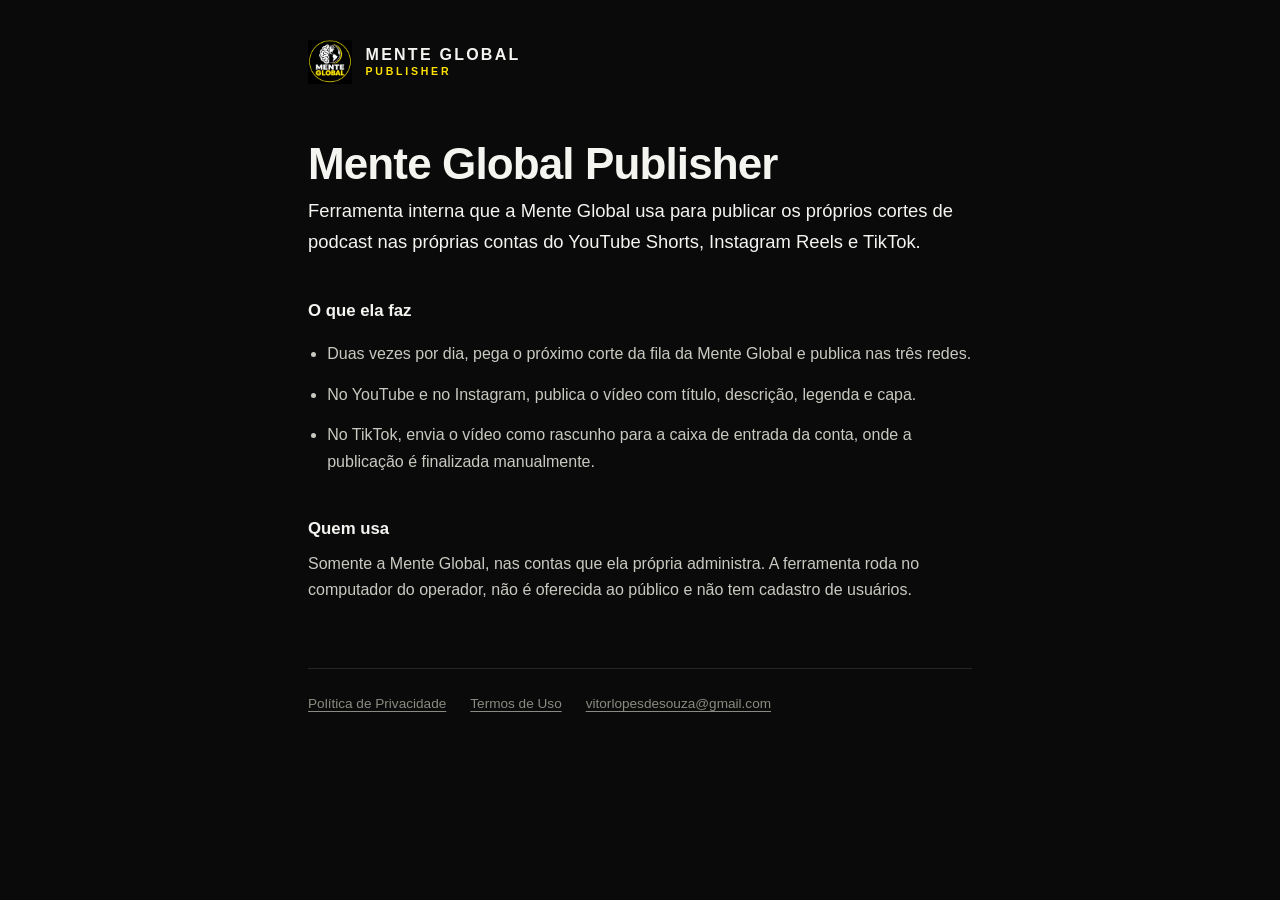
<file: index.html>
<!doctype html>
<html lang="pt-BR">
<head>
  <meta charset="utf-8">
  <meta name="viewport" content="width=device-width, initial-scale=1">
  <title>Mente Global Publisher</title>
  <meta name="description" content="Ferramenta interna da Mente Global para publicar seus próprios cortes no YouTube, Instagram e TikTok.">
  <link rel="icon" href="logo.png">
  <link rel="stylesheet" href="style.css">
</head>
<body>
  <main class="page">
    <a class="brand" href="./">
      <img src="logo.png" alt="" width="44" height="44">
      <span><strong>MENTE GLOBAL</strong><small>PUBLISHER</small></span>
    </a>

    <h1>Mente Global Publisher</h1>
    <p class="lead">Ferramenta interna que a Mente Global usa para publicar os próprios cortes de podcast nas próprias contas do YouTube Shorts, Instagram Reels e TikTok.</p>

    <h2>O que ela faz</h2>
    <ul>
      <li>Duas vezes por dia, pega o próximo corte da fila da Mente Global e publica nas três redes.</li>
      <li>No YouTube e no Instagram, publica o vídeo com título, descrição, legenda e capa.</li>
      <li>No TikTok, envia o vídeo como rascunho para a caixa de entrada da conta, onde a publicação é finalizada manualmente.</li>
    </ul>

    <h2>Quem usa</h2>
    <p>Somente a Mente Global, nas contas que ela própria administra. A ferramenta roda no computador do operador, não é oferecida ao público e não tem cadastro de usuários.</p>

    <footer>
      <a href="privacidade/">Política de Privacidade</a>
      <a href="termos/">Termos de Uso</a>
      <a href="mailto:vitorlopesdesouza@gmail.com">vitorlopesdesouza@gmail.com</a>
    </footer>
  </main>
</body>
</html>
</file>
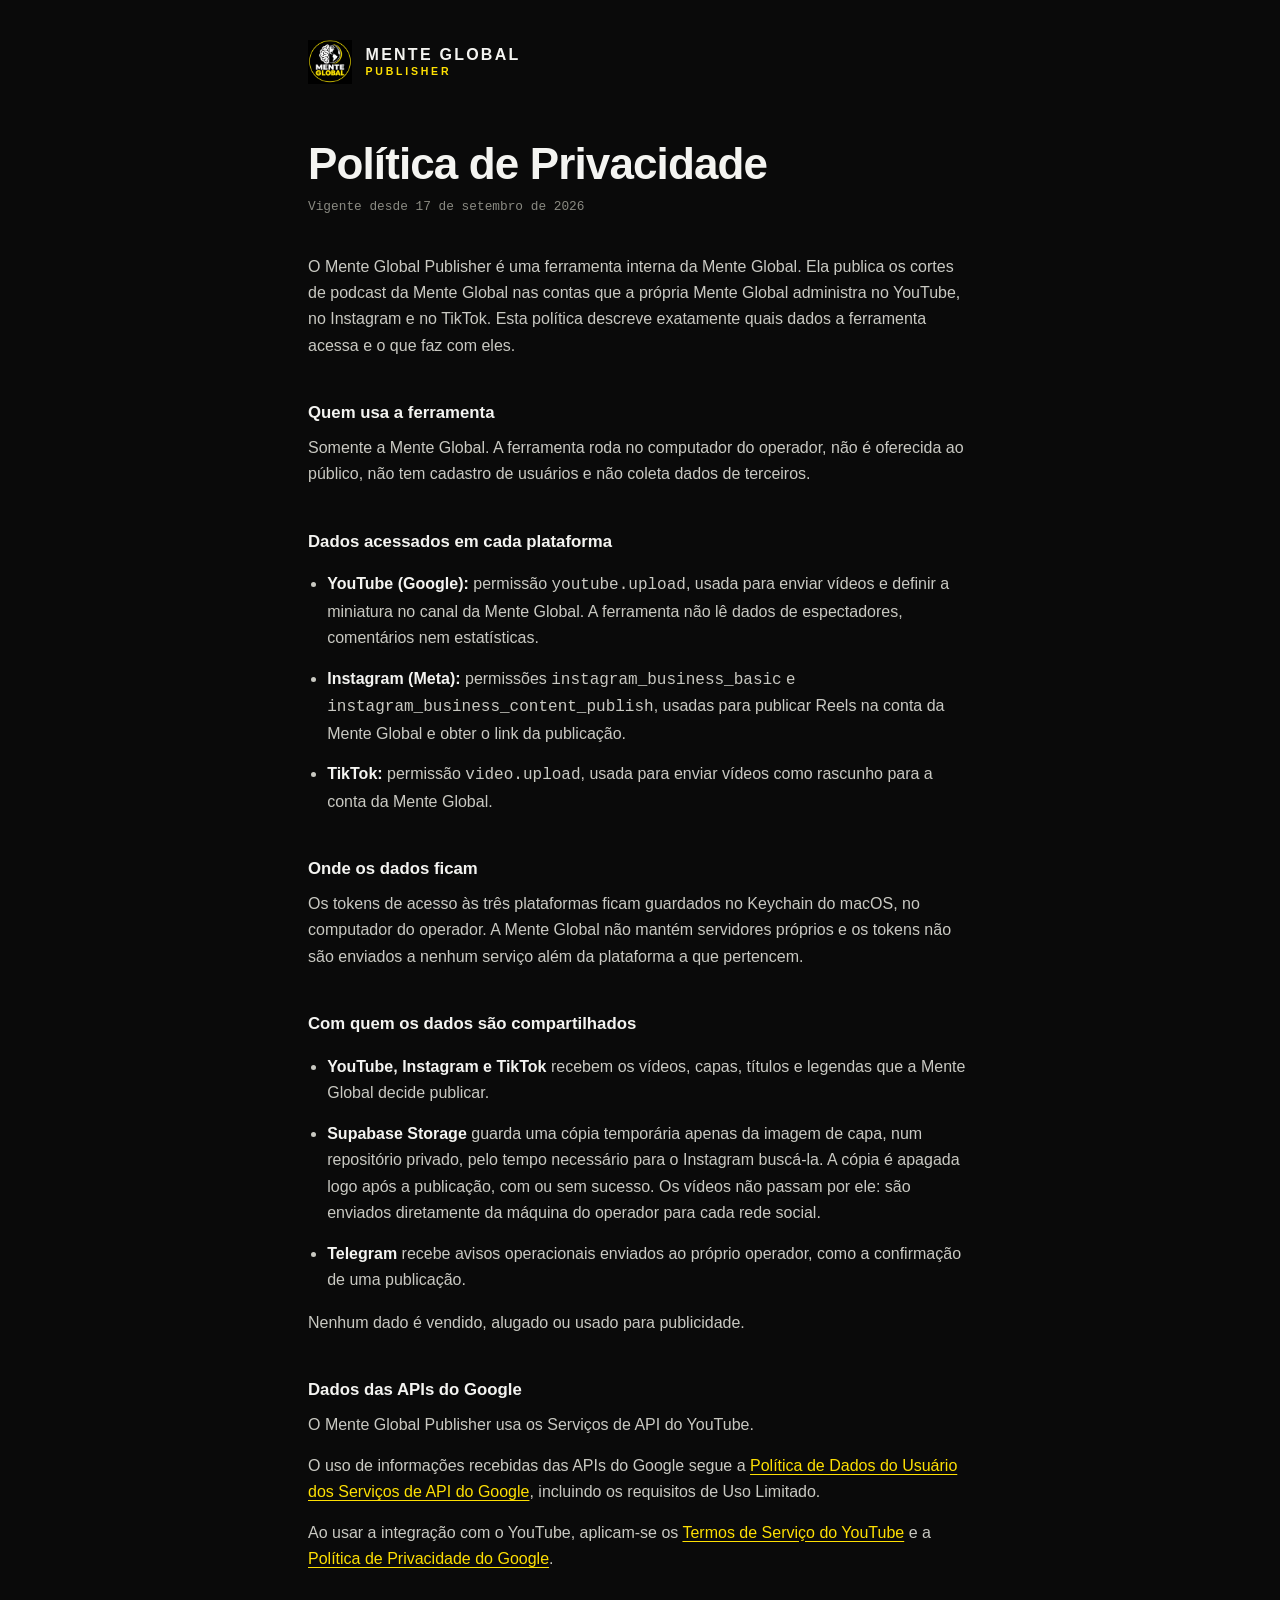
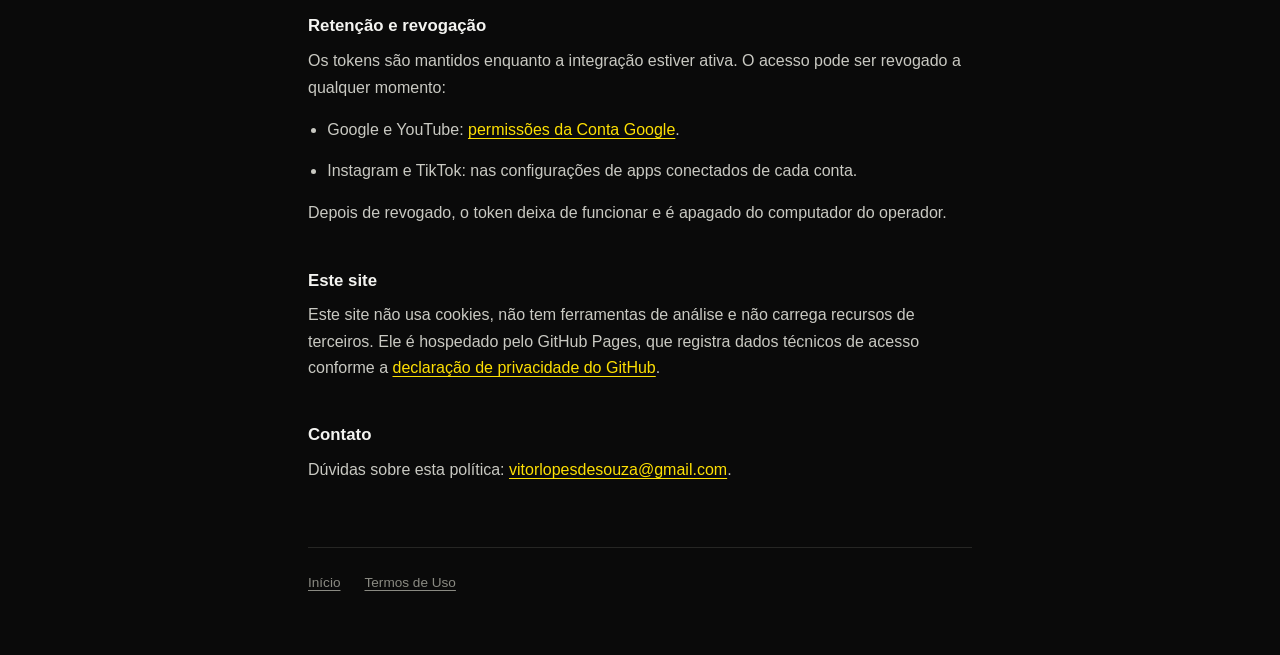
<file: privacidade/index.html>
<!doctype html>
<html lang="pt-BR">
<head>
  <meta charset="utf-8">
  <meta name="viewport" content="width=device-width, initial-scale=1">
  <title>Política de Privacidade — Mente Global Publisher</title>
  <link rel="icon" href="../logo.png">
  <link rel="stylesheet" href="../style.css">
</head>
<body>
  <main class="page">
    <a class="brand" href="../">
      <img src="../logo.png" alt="" width="44" height="44">
      <span><strong>MENTE GLOBAL</strong><small>PUBLISHER</small></span>
    </a>

    <h1>Política de Privacidade</h1>
    <p class="meta">Vigente desde 17 de setembro de 2026</p>

    <p>O Mente Global Publisher é uma ferramenta interna da Mente Global. Ela publica os cortes de podcast da Mente Global nas contas que a própria Mente Global administra no YouTube, no Instagram e no TikTok. Esta política descreve exatamente quais dados a ferramenta acessa e o que faz com eles.</p>

    <h2>Quem usa a ferramenta</h2>
    <p>Somente a Mente Global. A ferramenta roda no computador do operador, não é oferecida ao público, não tem cadastro de usuários e não coleta dados de terceiros.</p>

    <h2>Dados acessados em cada plataforma</h2>
    <ul>
      <li><strong>YouTube (Google):</strong> permissão <code>youtube.upload</code>, usada para enviar vídeos e definir a miniatura no canal da Mente Global. A ferramenta não lê dados de espectadores, comentários nem estatísticas.</li>
      <li><strong>Instagram (Meta):</strong> permissões <code>instagram_business_basic</code> e <code>instagram_business_content_publish</code>, usadas para publicar Reels na conta da Mente Global e obter o link da publicação.</li>
      <li><strong>TikTok:</strong> permissão <code>video.upload</code>, usada para enviar vídeos como rascunho para a conta da Mente Global.</li>
    </ul>

    <h2>Onde os dados ficam</h2>
    <p>Os tokens de acesso às três plataformas ficam guardados no Keychain do macOS, no computador do operador. A Mente Global não mantém servidores próprios e os tokens não são enviados a nenhum serviço além da plataforma a que pertencem.</p>

    <h2>Com quem os dados são compartilhados</h2>
    <ul>
      <li><strong>YouTube, Instagram e TikTok</strong> recebem os vídeos, capas, títulos e legendas que a Mente Global decide publicar.</li>
      <li><strong>Supabase Storage</strong> guarda uma cópia temporária apenas da imagem de capa, num repositório privado, pelo tempo necessário para o Instagram buscá-la. A cópia é apagada logo após a publicação, com ou sem sucesso. Os vídeos não passam por ele: são enviados diretamente da máquina do operador para cada rede social.</li>
      <li><strong>Telegram</strong> recebe avisos operacionais enviados ao próprio operador, como a confirmação de uma publicação.</li>
    </ul>
    <p>Nenhum dado é vendido, alugado ou usado para publicidade.</p>

    <h2>Dados das APIs do Google</h2>
    <p>O Mente Global Publisher usa os Serviços de API do YouTube.</p>
    <p>O uso de informações recebidas das APIs do Google segue a <a href="https://developers.google.com/terms/api-services-user-data-policy">Política de Dados do Usuário dos Serviços de API do Google</a>, incluindo os requisitos de Uso Limitado.</p>
    <p>Ao usar a integração com o YouTube, aplicam-se os <a href="https://www.youtube.com/t/terms">Termos de Serviço do YouTube</a> e a <a href="https://policies.google.com/privacy">Política de Privacidade do Google</a>.</p>

    <h2>Retenção e revogação</h2>
    <p>Os tokens são mantidos enquanto a integração estiver ativa. O acesso pode ser revogado a qualquer momento:</p>
    <ul>
      <li>Google e YouTube: <a href="https://security.google.com/settings/security/permissions">permissões da Conta Google</a>.</li>
      <li>Instagram e TikTok: nas configurações de apps conectados de cada conta.</li>
    </ul>
    <p>Depois de revogado, o token deixa de funcionar e é apagado do computador do operador.</p>

    <h2>Este site</h2>
    <p>Este site não usa cookies, não tem ferramentas de análise e não carrega recursos de terceiros. Ele é hospedado pelo GitHub Pages, que registra dados técnicos de acesso conforme a <a href="https://docs.github.com/site-policy/privacy-policies/github-general-privacy-statement">declaração de privacidade do GitHub</a>.</p>

    <h2>Contato</h2>
    <p>Dúvidas sobre esta política: <a href="mailto:vitorlopesdesouza@gmail.com">vitorlopesdesouza@gmail.com</a>.</p>

    <footer>
      <a href="../">Início</a>
      <a href="../termos/">Termos de Uso</a>
    </footer>
  </main>
</body>
</html>
</file>
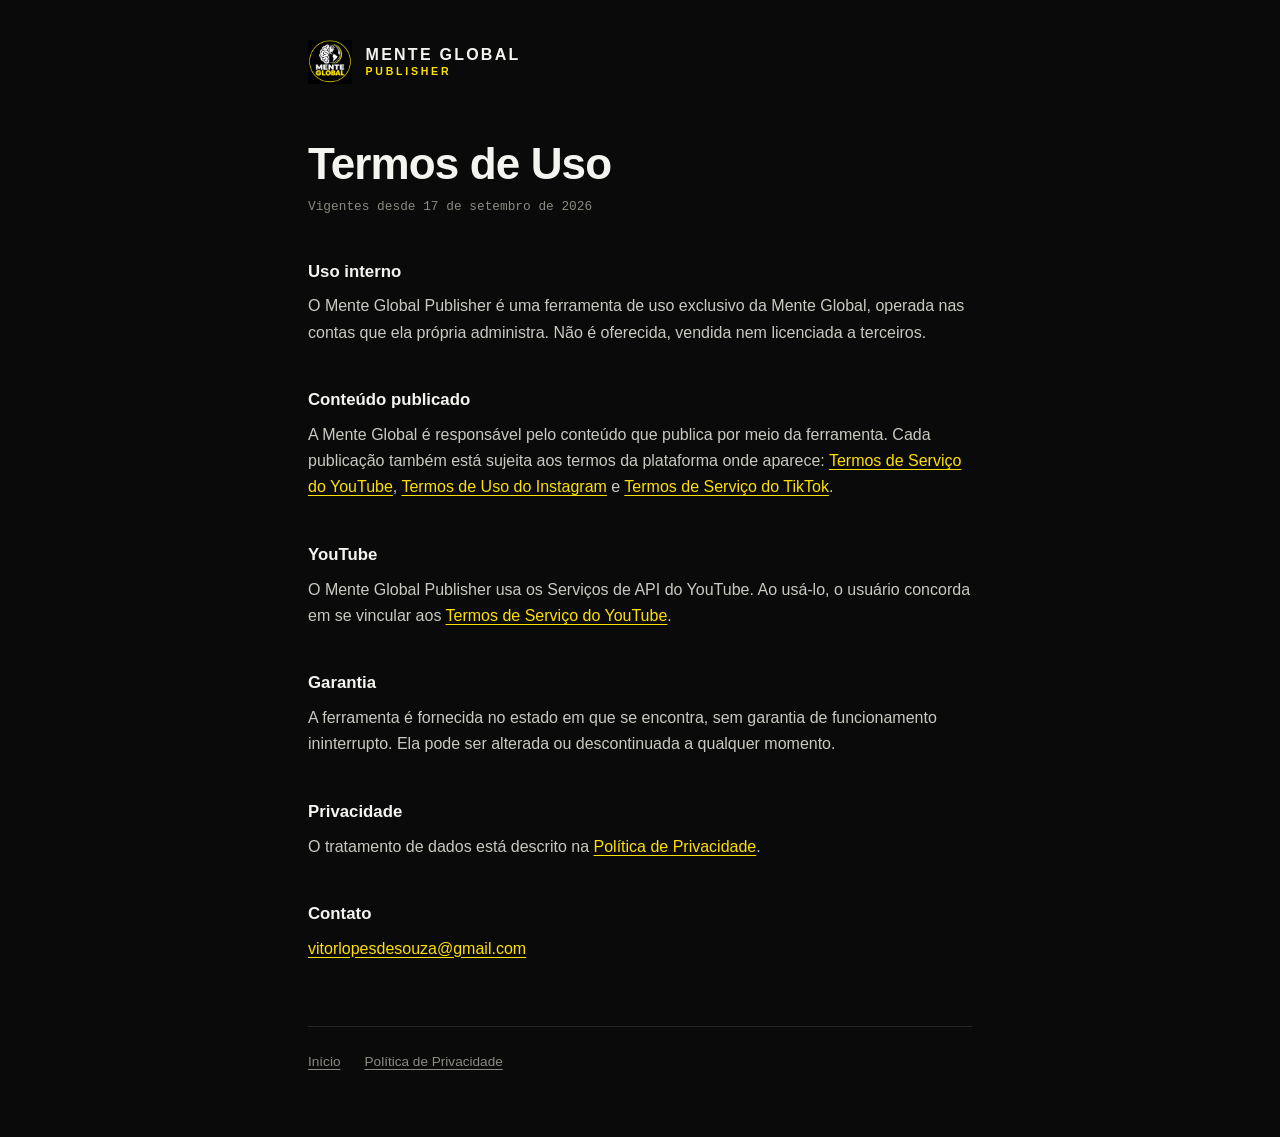
<file: termos/index.html>
<!doctype html>
<html lang="pt-BR">
<head>
  <meta charset="utf-8">
  <meta name="viewport" content="width=device-width, initial-scale=1">
  <title>Termos de Uso — Mente Global Publisher</title>
  <link rel="icon" href="../logo.png">
  <link rel="stylesheet" href="../style.css">
</head>
<body>
  <main class="page">
    <a class="brand" href="../">
      <img src="../logo.png" alt="" width="44" height="44">
      <span><strong>MENTE GLOBAL</strong><small>PUBLISHER</small></span>
    </a>

    <h1>Termos de Uso</h1>
    <p class="meta">Vigentes desde 17 de setembro de 2026</p>

    <h2>Uso interno</h2>
    <p>O Mente Global Publisher é uma ferramenta de uso exclusivo da Mente Global, operada nas contas que ela própria administra. Não é oferecida, vendida nem licenciada a terceiros.</p>

    <h2>Conteúdo publicado</h2>
    <p>A Mente Global é responsável pelo conteúdo que publica por meio da ferramenta. Cada publicação também está sujeita aos termos da plataforma onde aparece: <a href="https://www.youtube.com/t/terms">Termos de Serviço do YouTube</a>, <a href="https://help.instagram.com/581066165581870">Termos de Uso do Instagram</a> e <a href="https://www.tiktok.com/legal/terms-of-service">Termos de Serviço do TikTok</a>.</p>

    <h2>YouTube</h2>
    <p>O Mente Global Publisher usa os Serviços de API do YouTube. Ao usá-lo, o usuário concorda em se vincular aos <a href="https://www.youtube.com/t/terms">Termos de Serviço do YouTube</a>.</p>

    <h2>Garantia</h2>
    <p>A ferramenta é fornecida no estado em que se encontra, sem garantia de funcionamento ininterrupto. Ela pode ser alterada ou descontinuada a qualquer momento.</p>

    <h2>Privacidade</h2>
    <p>O tratamento de dados está descrito na <a href="../privacidade/">Política de Privacidade</a>.</p>

    <h2>Contato</h2>
    <p><a href="mailto:vitorlopesdesouza@gmail.com">vitorlopesdesouza@gmail.com</a></p>

    <footer>
      <a href="../">Início</a>
      <a href="../privacidade/">Política de Privacidade</a>
    </footer>
  </main>
</body>
</html>
</file>
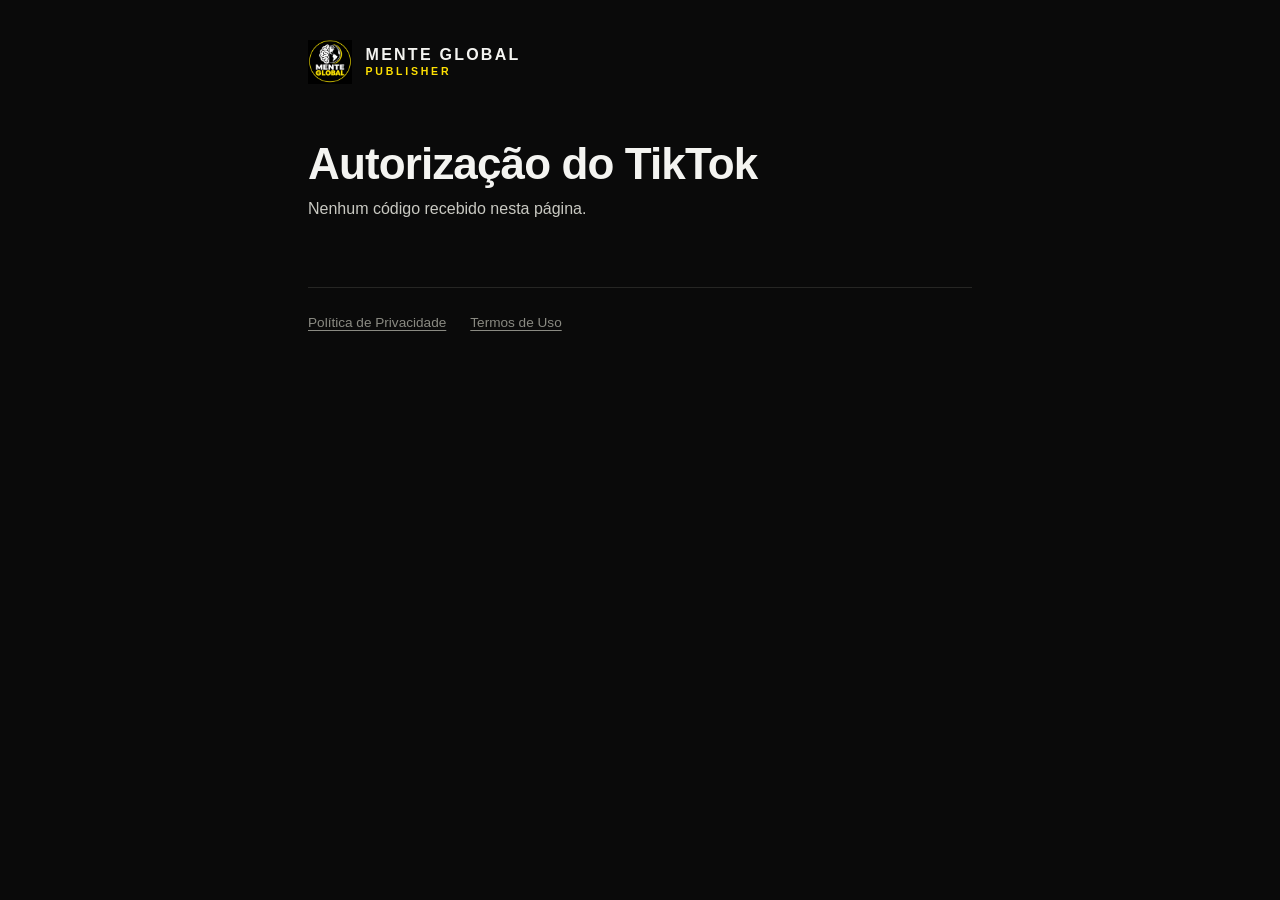
<file: tiktok/callback/index.html>
<!doctype html>
<html lang="pt-BR">
<head>
  <meta charset="utf-8">
  <meta name="viewport" content="width=device-width, initial-scale=1">
  <meta name="robots" content="noindex">
  <title>Autorização do TikTok — Mente Global Publisher</title>
  <link rel="icon" href="../../logo.png">
  <link rel="stylesheet" href="../../style.css">
</head>
<body>
  <main class="page">
    <a class="brand" href="../../">
      <img src="../../logo.png" alt="" width="44" height="44">
      <span><strong>MENTE GLOBAL</strong><small>PUBLISHER</small></span>
    </a>

    <h1 id="title">Autorização do TikTok</h1>
    <p id="message">Nenhum código recebido nesta página.</p>

    <div class="card" id="result" hidden>
      <code id="code"></code>
      <div><button type="button" id="copy">Copiar código</button></div>
    </div>

    <footer>
      <a href="../../privacidade/">Política de Privacidade</a>
      <a href="../../termos/">Termos de Uso</a>
    </footer>
  </main>

  <script>
    // O comando `publisher auth tiktok` aplica decodeURIComponent no que for colado,
    // entao o codigo precisa ser exibido cru, exatamente como veio na URL.
    const params = Object.fromEntries(
      location.search.slice(1).split('&').filter(Boolean).map((pair) => {
        const index = pair.indexOf('=');
        return index === -1 ? [pair, ''] : [pair.slice(0, index), pair.slice(index + 1)];
      }),
    );

    const readable = (value) => {
      try {
        return decodeURIComponent(value.replace(/\+/g, ' '));
      } catch {
        return value;
      }
    };

    const message = document.getElementById('message');

    if (params.error) {
      document.getElementById('title').textContent = 'Autorização recusada';
      message.textContent = readable(params.error_description || params.error);
    } else if (params.code) {
      message.textContent = 'Copie o código abaixo e cole no terminal, onde o comando pede "code:".';
      document.getElementById('code').textContent = params.code;
      document.getElementById('result').hidden = false;

      const copy = document.getElementById('copy');
      copy.addEventListener('click', async () => {
        await navigator.clipboard.writeText(params.code);
        copy.textContent = 'Copiado';
      });
    }
  </script>
</body>
</html>
</file>
<file: style.css>
:root {
  --ground: #0a0a0a;
  --surface: #121211;
  --line: #262624;
  --text: #f4f4f1;
  --text-soft: #c9c9c2;
  --text-dim: #8a8a82;
  --brand: #fee003;
  --sans: "Helvetica Neue", Helvetica, Arial, sans-serif;
  --mono: ui-monospace, "SF Mono", Menlo, monospace;
}

* { box-sizing: border-box; }

body {
  margin: 0;
  background: var(--ground);
  color: var(--text-soft);
  font-family: var(--sans);
  font-size: 1rem;
  line-height: 1.65;
}

a { color: var(--brand); text-underline-offset: 3px; }
a:hover { color: #fff06b; }
a:focus-visible { outline: 2px solid var(--brand); outline-offset: 3px; }

.page { max-width: 44rem; margin: 0 auto; padding: 2.5rem 1.25rem 4rem; }

.brand { display: flex; align-items: center; gap: 0.85rem; text-decoration: none; margin-bottom: 3.5rem; }
.brand img { width: 2.75rem; height: 2.75rem; display: block; }
.brand span { display: flex; flex-direction: column; line-height: 1; gap: 0.2rem; }
.brand strong { color: var(--text); font-size: 1rem; font-weight: 800; letter-spacing: 0.14em; }
.brand small { color: var(--brand); font-size: 0.66rem; font-weight: 700; letter-spacing: 0.26em; }

h1 { color: var(--text); font-size: clamp(2rem, 6vw, 2.75rem); font-weight: 800; letter-spacing: -0.02em; line-height: 1.1; margin: 0 0 0.5rem; }
h2 { color: var(--text); font-size: 1.05rem; font-weight: 700; margin: 2.5rem 0 0.5rem; }
p, li { margin: 0 0 0.9rem; }
ul { padding-left: 1.2rem; }
strong { color: var(--text); }

.meta { font-family: var(--mono); font-size: 0.8rem; color: var(--text-dim); margin-bottom: 2.25rem; }
.lead { font-size: 1.15rem; color: var(--text); }

.card { background: var(--surface); border: 1px solid var(--line); padding: 1.25rem; margin: 1.5rem 0; }
.card code { font-family: var(--mono); font-size: 0.95rem; color: var(--text); word-break: break-all; }

button {
  font: inherit; font-weight: 700; font-size: 0.9rem;
  background: var(--brand); color: var(--ground); border: 0;
  padding: 0.6rem 1rem; cursor: pointer; margin-top: 0.9rem;
}
button:focus-visible { outline: 2px solid var(--text); outline-offset: 3px; }

footer { margin-top: 4rem; padding-top: 1.5rem; border-top: 1px solid var(--line); display: flex; flex-wrap: wrap; gap: 0.5rem 1.5rem; font-size: 0.85rem; }
footer a { color: var(--text-dim); }
footer a:hover { color: var(--text); }
</file>
